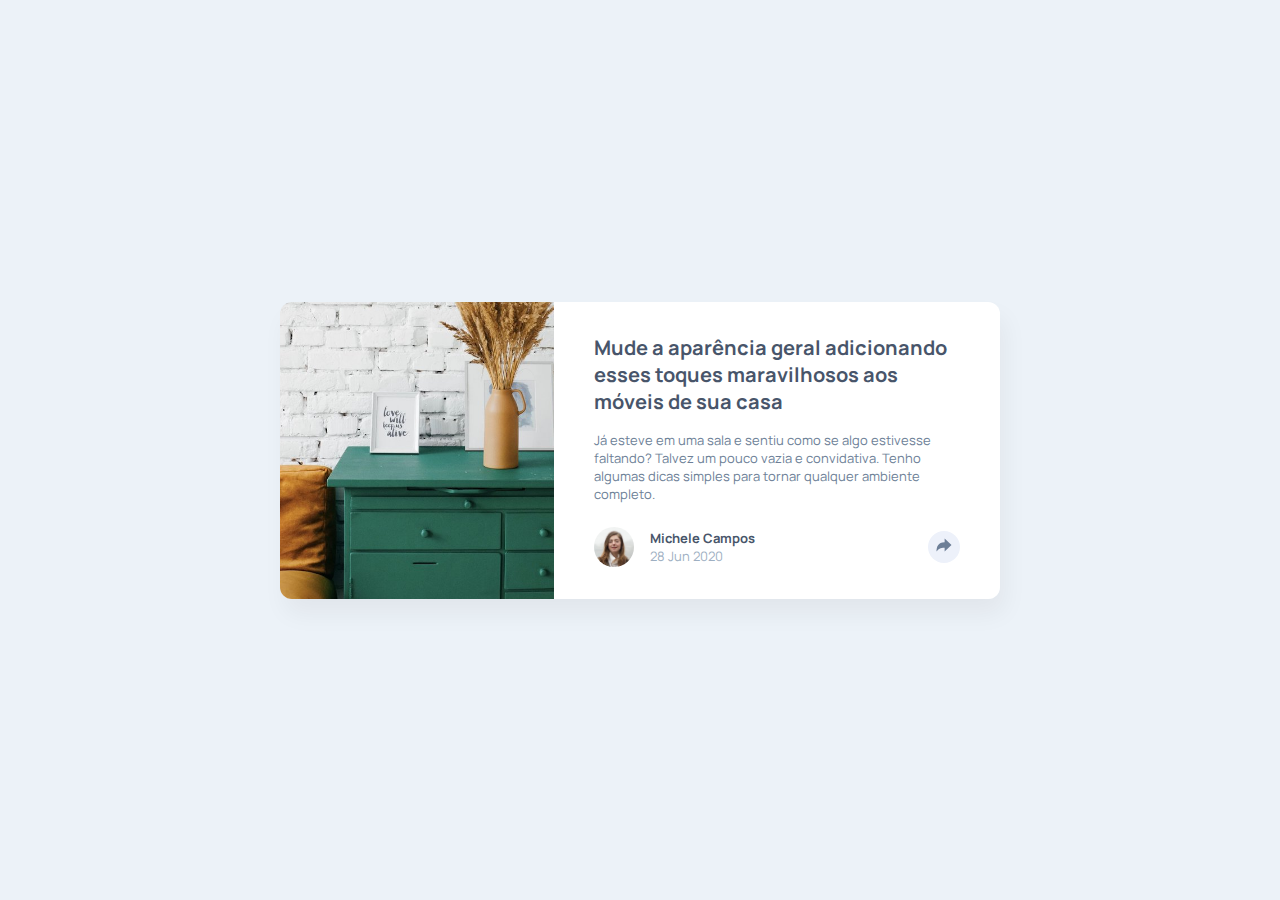
<file: 02-popup/index.html>
<!DOCTYPE html>
<html lang = "pt-br">

    <head>
        <meta charset = "UTF-8" />
        <meta name = "viewport" content = "width=device-width, initial-scale=1.0" />

        <title>Popup</title>

        <link href = "https://fonts.googleapis.com/css2?family=Manrope:wght@500;700&display=swap" rel = "stylesheet" />
        <link rel = "stylesheet" href = "style.css" />
    </head>

    <body>
        <div class = "content-wrapper">
            <article class = "card">
                <div class = "card__img">
                    <img src = "./assets/drawers.jpg" alt = "furniture" />
                </div>

                <div class = "card__text-wrapper">
                    <h1 class = "card__heading">Mude a aparência geral adicionando esses toques maravilhosos aos móveis de sua casa</h1>

                    <p class = "card__paragraph">Já esteve em uma sala e sentiu como se algo estivesse faltando? Talvez um pouco vazia e convidativa. Tenho algumas dicas simples para tornar qualquer ambiente completo.</p>

                    <div class = "card__footer-wrapper">
                        <img src = "./assets/avatar-michelle.jpg" alt = "author" class = "author__img" />

                        <div class = "author__info">
                            <div class = "author__name">Michele Campos</div>

                            <div class = "author__date">28 Jun 2020</div>
                        </div>

                        <button onclick = "mostrarPopup()" class = "card__btn">
                            <svg xmlns = 'http://www.w3.org/2000/svg' class = 'ionicon' viewBox = '0 0 512 512'>
                                <title>Seta</title>

                                <path d = 'M448 256L272 88v96C103.57 184 64 304.77 64 424c48.61-62.24 91.6-96 208-96v96z' fill = 'none' />
                            </svg>
                        </button>

                        <div class = "popup">
                            <div class = "popup__text">compartilhar</div>

                            <div class = "popup__icons">
                                <a href = "#">
                                    <svg xmlns = 'http://www.w3.org/2000/svg' class = 'ionicon' viewBox = '0 0 512 512'>
                                        <title>Logo Facebook</title>

                                        <path d = 'M480 257.35c0-123.7-100.3-224-224-224s-224 100.3-224 224c0 111.8 81.9 204.47 189 221.29V322.12h-56.89v-64.77H221V208c0-56.13 33.45-87.16 84.61-87.16 24.51 0 50.15 4.38 50.15 4.38v55.13H327.5c-27.81 0-36.51 17.26-36.51 35v42h62.12l-9.92 64.77H291v156.54c107.1-16.81 189-109.48 189-221.31z' fill-rule = 'evenodd' />
                                    </svg>
                                </a>

                                <a href = "#">
                                    <svg xmlns = "http://www.w3.org/2000/svg" width = "20" height = "17" viewBox = '0 0 20 17' class = 'twitter'>
                                        <title>Logo Twitter</title>

                                        <path d = "M20 2.172a8.192 8.192 0 01-2.357.646 4.11 4.11 0 001.804-2.27 8.22 8.22 0 01-2.605.996A4.096 4.096 0 0013.847.248c-2.65 0-4.596 2.472-3.998 5.037A11.648 11.648 0 011.392 1a4.109 4.109 0 001.27 5.478 4.086 4.086 0 01-1.858-.513c-.045 1.9 1.318 3.679 3.291 4.075a4.113 4.113 0 01-1.853.07 4.106 4.106 0 003.833 2.849A8.25 8.25 0 010 14.658a11.616 11.616 0 006.29 1.843c7.618 0 11.922-6.434 11.663-12.205A8.354 8.354 0 0020 2.172z" />
                                    </svg>
                                </a>

                                <a href = "#">
                                    <svg xmlns = 'http://www.w3.org/2000/svg' class = 'ionicon' viewBox = '0 0 512 512'>
                                        <title>Logo Pinterest</title>

                                        <path d = 'M256.05 32c-123.7 0-224 100.3-224 224 0 91.7 55.2 170.5 134.1 205.2-.6-15.6-.1-34.4 3.9-51.4 4.3-18.2 28.8-122.1 28.8-122.1s-7.2-14.3-7.2-35.4c0-33.2 19.2-58 43.2-58 20.4 0 30.2 15.3 30.2 33.6 0 20.5-13.1 51.1-19.8 79.5-5.6 23.8 11.9 43.1 35.4 43.1 42.4 0 71-54.5 71-119.1 0-49.1-33.1-85.8-93.2-85.8-67.9 0-110.3 50.7-110.3 107.3 0 19.5 5.8 33.3 14.8 43.9 4.1 4.9 4.7 6.9 3.2 12.5-1.1 4.1-3.5 14-4.6 18-1.5 5.7-6.1 7.7-11.2 5.6-31.3-12.8-45.9-47-45.9-85.6 0-63.6 53.7-139.9 160.1-139.9 85.5 0 141.8 61.9 141.8 128.3 0 87.9-48.9 153.5-120.9 153.5-24.2 0-46.9-13.1-54.7-27.9 0 0-13 51.6-15.8 61.6-4.7 17.3-14 34.5-22.5 48a225.13 225.13 0 0063.5 9.2c123.7 0 224-100.3 224-224S379.75 32 256.05 32z' />
                                    </svg>
                                </a>
                            </div>
                        </div>
                    </div>
                </div>
            </article>
        </div>
    </body>

    <script>
        function mostrarPopup() {
            const divPopup = document.querySelector(".popup");

            divPopup.classList.toggle("show");
        }
    </script>
</html>
</file>
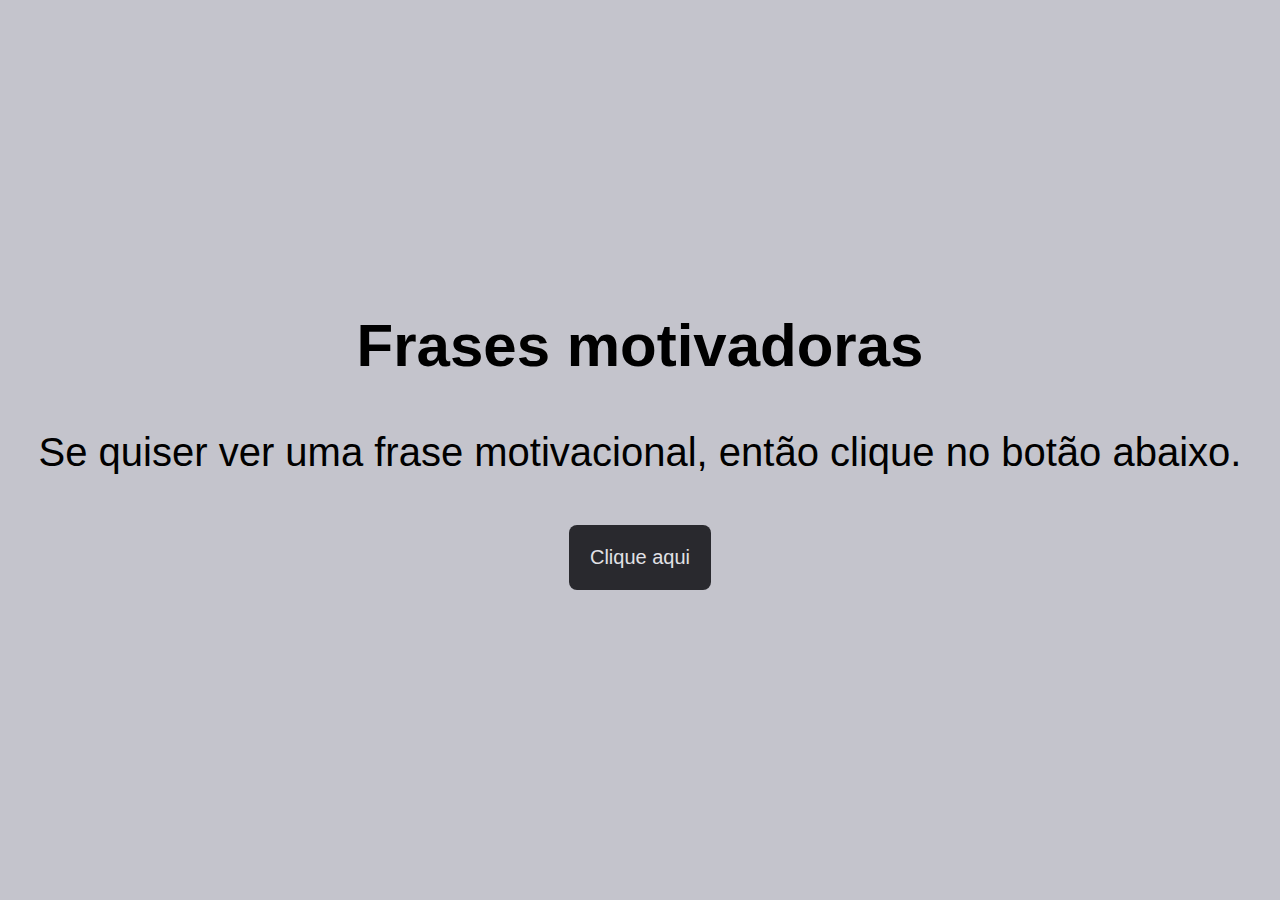
<file: 03-frases-motivadoras/index.html>
<!DOCTYPE html>
<html lang = "pt-br">
    <head>
        <meta charset = "UTF-8" />
        <meta name = "viewport" content = "width=device-width, initial-scale=1.0" />

        <link rel="stylesheet" href="./styles.css" />

        <title>Frases motivadoras</title>
    </head>

    <body>
        <h1>Frases motivadoras</h1>

        <p>Se quiser ver uma frase motivacional, então clique no botão abaixo.</p>

        <button onclick = "novaFrase()">Clique aqui</button>
    </body>

    <script>
        const frases = [
            "“Se você traçar metas absurdamente altas e falhar, seu fracasso será muito melhor que o sucesso de todos” – James Cameron, cineasta", "“O sucesso normalmente vem para quem está ocupado demais para procurar por ele” – Henry David Thoreau, filósofo", "“A vida é melhor para aqueles que fazem o possível para ter o melhor – John Wooden, jogador e treinador de basquete", "“Os empreendedores falham, em média, 3,8 vezes antes do sucesso final. O que separa os bem-sucedidos dos outros é a persistência” – Lisa M. Amos, executiva", "“Se você não está disposto a arriscar, esteja disposto a uma vida comum” – Jim Rohn, empreendedor", "“Escolha uma ideia. Faça dessa ideia a sua vida. Pense nela, sonhe com ela, viva pensando nela. Deixe cérebro, músculos, nervos, todas as partes do seu corpo serem preenchidas com essa ideia. Esse é o caminho para o sucesso” – Swami Vivekananda, pensador hindu", "“Para de perseguir o dinheiro e comece a perseguir o sucesso” – Tony Hsieh, empreendedor", "“Todos os seus sonhos podem se tornar realidade se você tem coragem para persegui-los” – Walt Disney, desenhista e empreendedor", "“Ter sucesso é falhar repetidamente, mas sem perder o entusiasmo” – Winston Churchill, político", "“Sempre que você vir uma pessoa de sucesso, você sempre verá as glórias, nunca os sacrifícios que os levaram até ali” – Vaibhav Shah, pensador", "“Sucesso? Eu não sei o que isso significa. Eu sou feliz. A definição de sucesso varia de pessoa para pessoa Para mim, sucesso é paz anterior” – Denzel Washington, ator", "“Oportunidades não surgem. É você que as cria” – Chris Grosser, fotógrafo", "“Não tente ser uma pessoa de sucesso. Em vez disso, seja uma pessoa de valor” – Albert Einstein, físico", "“Não é o mais forte que sobrevive, nem o mais inteligente. Quem sobrevive é o mais disposto à mudança” – Charles Darwin, biólogo", "“A melhor vingança é um sucesso estrondoso” – Frank Sinatra, cantor", "“Eu não falhei. Só descobri 10 mil caminhos que não eram o certo” – Thomas Edison, inventor", "“Um homem de sucesso é aquele que cria uma parede com os tijolos que jogaram nele” – David Brinkley, jornalista", "“Ninguém pode fazer você se sentir inferior sem o seu consentimento” – Eleanor Roosevelt, primeira-dama dos EUA", "“O grande segredo de uma boa vida é encontrar qual é o seu destino. E realizá-lo” – Henry Ford, empreendedor", "“Se você está atravessando um inferno, continue atravessando” – Churchill", "“O que nos parece uma provação amarga pode ser uma bênção disfarçada” – Oscar Wilde, escritor", "“A distância entre a insanidade e a genialidade é medida pelo sucesso” – Bruce Feirstein, roteirista", "“Não tenha medo de desistir do bom para perseguir o ótimo” – John D. Rockefeller, empreendedor", "“A felicidade é uma borboleta que, sempre que perseguida, parecerá inatingível; no entanto, se você for paciente, ela pode pousar no seu ombro” – Nathaniel Hawthorne, escritor", "“Se você não pode explicar algo de forma simples, então você não entendeu muito bem o que tem a dizer” – Einstein", "“Há dois tipos de pessoa que vão te dizer que você não pode fazer a diferença neste mundo: as que têm medo de tentar e as que têm medo de que você se dê bem” – Ray Goforth, executivo", "“Comece de onde você está. Use o que você tiver. Faça o que você puder” – Arthur Ashe, tenista", "“As pessoas me perguntam qual é o papel que mais gostei de interpretar. Eu sempre respondo: o próximo” – Kevin Kline, ator", "“Descobri que, quanto mais eu trabalho, mais sorte eu pareço ter” – Thomas Jefferson, político", "“O ponto de partida de qualquer conquista é o desejo” – Napoleon Hill, assessor político", "“O sucesso é a soma de pequenos esforços repetidos dia após dia” – Robert Collier, escritor", "“Todo progresso acontece fora da zona de conforto” – Michael John Bobak", "“Coragem é a resistência e o domínio do medo, não a ausência dele” – Mark Twain, escritor", "“Só evite fazer algo hoje se você quiser morrer e deixar assuntos inacabados” – Pablo Picasso, pintor", "“O único lugar em que o sucesso vem antes do trabalho é no dicionário” – Vidal Sassoon, cabeleireiro", "“Não sei qual é a chave para o sucesso, mas a chave para o fracasso é tentar agradar a todos” – Bill Cosby, comediante", "“Embora ninguém possa voltar atrás e começar tudo de novo, qualquer um pode ter um ótimo final” – Carl Bard", "“Descobri que, se você tem vontade de viver e curiosidade, dormir não é a coisa mais importante” – Martha Stewart, apresentadora", "“Daqui a vinte anos, você não terá arrependimento das coisas que fez, mas das que deixou de fazer. Por isso, veleje longe do seu porto seguro. Pegue os ventos. Explore. Sonhe. Descubra” – Twain", "“O primeiro passo rumo ao sucesso é dado quando você se recusa ao ser um refém do ambiente em que se encontra” – Mark Caine, jornalista", "“Eu devo meu sucesso a meu hábito de respeitosamente ouvir conselhos e fazer exatamente o contrário” – G. K. Chesterton, escritor", "“Muitas das falhas da vida ocorrem quando não percebemos o quão próximos estávamos do sucesso na hora em que desistimos” – Edison", "“Quanto maior o artista, maior a dúvida. Confiança grande demais é algo destinados aos menos talentosos como um prêmio de consolação” – Robert Hughes, crítico de arte", "“Uma fórmula para o sucesso? É bem simples, na verdade: dobre a probabilidade de fracasso da sua empresa. Você pensa que a falha é um inimigo do sucesso. Mas não é, de jeito nenhum. Você pode ser desencorajado com os erros ou aprender com eles, então siga em frente e continue falhando. Erre o máximo que puder. É aí que você vai conseguir o sucesso” – Thomas J. Watson, empreendedor", "“Tenha em mente que o seu desejo em atingir o sucesso é mais importante que qualquer coisa” – Abraham Lincoln, político", "“Fique contente em agir. Deixe a fala para os outros” – Baltasar Gracián, filósofo", "Para conquistar o sucesso, você precisa aceitar todos os desafios que vierem na sua frente. Você não pode apenas aceitar os que você preferir” – Mike Gafka, palestrante", "“O guerreiro de sucesso é um homem médio, mas com um foco apurado como um raio laser” – Bruce Lee, ator", "“A lógica pode levar de um ponto A a um ponto B. A imaginação pode levar a qualquer lugar” – Einstein",
            "“A persistência é o caminho do êxito” - Charles Chaplin",
            "“Pedras no caminho? Eu guardo todas. Um dia vou construir um castelo - Nemo Nox”",
            "“É parte da cura o desejo de ser curado - Sêneca”",
            "“O que me preocupa não é o grito dos maus. É o silêncio dos bons - Martin Luther King”",
            "“O insucesso é apenas uma oportunidade para recomeçar com mais inteligência - Henry Ford”",
        ];
        // "“”",
        function novaFrase() {
            const p = document.querySelector("p");
            const indice = Math.floor(Math.random() * frases.length);
            const botao = document.querySelector("button");

            p.textContent = frases[indice];
            botao.textContent = "Trocar frase";
        }
    </script>
</html>
</file>
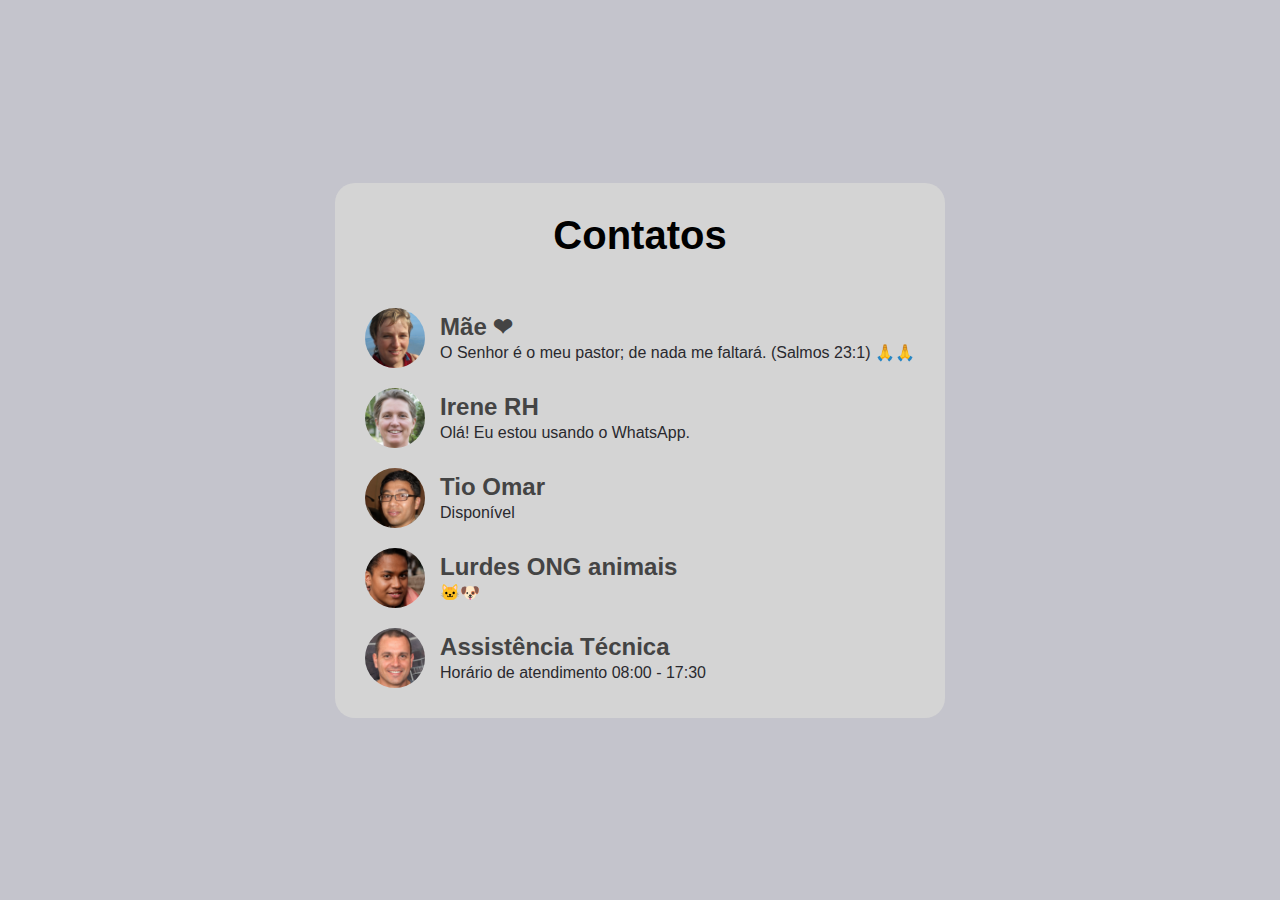
<file: 04-contatos-frequentes/index.html>
<!DOCTYPE html>
<html lang = "pt-br">
    <head>
        <meta charset = "UTF-8" />
        <meta name = "viewport" content = "width=device-width, initial-scale=1.0" />

        <title>Contatos</title>

        <link rel = "stylesheet" href = "style.css" />

        <style>
            
        </style>
    </head>

    <body>
        <div class="container">
            <h1>Contatos</h1>

            <ul class = "contatos">
                <li>
                    <img src = "" />

                    <div class = "informacao-contato">
                        <div class = "nome"></div>

                        <div class = "descricao"></div>
                    </div>
                </li>

                <li>
                    <img src = "" />

                    <div class = "informacao-contato">
                        <div class = "nome"></div>

                        <div class = "descricao"></div>
                    </div>
                </li>

                <li>
                    <img src = "" />

                    <div class = "informacao-contato">
                        <div class = "nome"></div>

                        <div class = "descricao"></div>
                    </div>
                </li>

                <li>
                    <img src = "" />

                    <div class = "informacao-contato">
                        <div class = "nome"></div>

                        <div class = "descricao"></div>
                    </div>
                </li>

                <li>
                    <img src = "" />

                    <div class = "informacao-contato">
                        <div class = "nome"></div>

                        <div class = "descricao"></div>
                    </div>
                </li>
            </ul>
        </div>
    </body>

    <script>
        const caminhoImagens = './assets';
        const contatos = [{
            mensagens: 1024,
            nome: 'Mãe ❤',
            descricao: 'O Senhor é o meu pastor; de nada me faltará. (Salmos 23:1) 🙏🙏',
            imagem: `${caminhoImagens}/alice.jpg`
        }, {
            mensagens: 645,
            nome: 'Tio Omar',
            descricao: 'Disponível',
            imagem: `${caminhoImagens}/omar.jpg`
        }, {
            mensagens: 877,
            nome: 'Irene RH',
            descricao: 'Olá! Eu estou usando o WhatsApp.',
            imagem: `${caminhoImagens}/irene.jpg`
        }, {
            mensagens: 30,
            nome: 'Otavio Carona',
            descricao: '',
            imagem: `${caminhoImagens}/otavio.jpg`
        }, {
            mensagens: 190,
            nome: 'Isaura',
            descricao: '🌞',
            imagem: `${caminhoImagens}/isaura.jpg`
        }, {
            mensagens: 249,
            nome: 'Assistência Técnica',
            descricao: 'Horário de atendimento 08:00 - 17:30',
            imagem: `${caminhoImagens}/tiago.jpg`
        }, {
            mensagens: 581,
            nome: 'Lurdes ONG animais',
            descricao: '🐱🐶',
            imagem: `${caminhoImagens}/lurdes.jpg`
        }];
        const novoContatos = contatos
                                .sort(compararQuantidadeMensagens)
                                .reverse()
                                .slice(0, 5);
        const imgContato = document.querySelectorAll("img");
        const nomeContato = document.querySelectorAll(".nome");
        const descricaoContato = document.querySelectorAll(".descricao");

        function compararQuantidadeMensagens(a, b) {
            if (a.mensagens > b.mensagens) {
                return 1;
            } else if (a.mensagens < b.mensagens) {
                return -1;
            } else {
                return 0;
            }
        };
        
        for (let i = 0; i < novoContatos.length; i++) {
            imgContato[i].src = novoContatos[i].imagem;
            nomeContato[i].textContent = novoContatos[i].nome;
            descricaoContato[i].textContent = novoContatos[i].descricao;
        }
    </script>
</html>
</file>
<file: 02-popup/style.css>
:root {
    --color-very-dark-greyish-blue: hsl(217, 19%, 35%);
    --color-desaturated-dark-blue: hsl(214, 17%, 51%);
    --color-greyish-blue: hsl(212, 23%, 69%);
    --color-light-greyish-blue: hsl(210, 46%, 95%);
}

html {
    box-sizing: border-box;
    font-size: 50%;
}

*,
*::before,
*::after {
    box-sizing: inherit;
    margin: 0;
    padding: 0;
}

body {
    display: flex;
    align-items: center;
    justify-content: center;
    min-height: 100vh;
    width: 100vw;
    background-color: var(--color-light-greyish-blue);
    font-family: 'Manrope', sans-serif;
    font-size: 1.625rem;
}

.content-wrapper {
    padding: 3rem;
}

.card {
    position: relative;
    display: flex;
    flex-direction: column;
    max-width: 40.875rem;
    border-radius: 1.5rem;
    box-shadow: 5px 15px 25px rgba(36, 25, 25, 0.05);
}

@media only screen and (min-width: 1000px) {
    .card {
        flex-direction: row;
        max-width: 90rem;
    }
}

.card__img {
    height: 26rem;
    border-top-left-radius: 1.5rem;
    border-top-right-radius: 1.5rem;
    overflow: hidden;
}

@media only screen and (min-width: 1000px) {
    .card__img {
        height: auto;
        flex-basis: 110%;
        border-bottom-left-radius: 1.5rem;
        border-top-right-radius: 0;
    }
}

.card__img img {
    object-fit: cover;
    object-position: 0 0;
    height: 100%;
    width: 100%;
}

.card__text-wrapper {
    padding: 4rem;
    padding-bottom: 1.5rem;
    background-color: white;
    border-bottom-left-radius: 1.5rem;
    border-bottom-right-radius: 1.5rem;
}

@media only screen and (min-width: 1000px) {
    .card__text-wrapper {
        padding: 4rem 5rem;
        border-top-right-radius: 1.5rem;
        border-bottom-left-radius: 0;
    }
}

.card__heading {
    margin-bottom: 2rem;
    color: var(--color-very-dark-greyish-blue);
    font-size: 2rem;
}

@media only screen and (min-width: 1000px) {
    .card__heading {
        font-size: 2.5rem;
    }
}

.card__paragraph {
    margin-bottom: 3rem;
    color: var(--color-desaturated-dark-blue);
}

.card__footer-wrapper {
    display: flex;
    align-items: center;
}

.card .author__img {
    width: 5rem;
    margin-right: 2rem;
    border-radius: 50%;
}

.card .author__info {
    margin-right: auto;
}

.card .author__name {
    color: var(--color-very-dark-greyish-blue);
    font-weight: 700;
}

.card .author__date {
    color: var(--color-greyish-blue);
}

.card__btn {
    position: relative;
    height: 4rem;
    width: 4rem;
    border: none;
    border-radius: 50%;
    background-color: #edf1fa;
    outline: none;
    cursor: pointer;
    z-index: 5;
}

.card__btn:hover {
    background-color: #c4c8cf;
}

.card__btn svg {
    height: auto;
    width: 2.5rem;
}

.card__btn svg * {
    fill: var(--color-desaturated-dark-blue);
}

.popup {
    position: absolute;
    left: 0;
    bottom: 0;
    width: 100%;
    display: none;
    align-items: center;
    padding: 2.125rem 4rem;
    border-bottom-left-radius: 1.5rem;
    border-bottom-right-radius: 1.5rem;
    background-color: var(--color-very-dark-greyish-blue);
    z-index: 3;
}

@media only screen and (min-width: 1000px) {
    .popup {
        left: 73%;
        bottom: 11rem;
        width: auto;
        padding: 1.75rem 3.5rem;
        border-radius: 1rem;
    }
    .popup::after {
        content: '';
        position: absolute;
        bottom: -2rem;
        left: 50%;
        transform: translate(-50%);
        width: 0;
        height: 0;
        border-left: 20px solid transparent;
        border-right: 20px solid transparent;
        border-top: 20px solid var(--color-very-dark-greyish-blue);
    }
}

.popup__text {
    margin-right: 2rem;
    color: white;
    font-size: 1.5rem;
    letter-spacing: .2rem;
    text-transform: uppercase;
}

.popup__icons {
    display: flex;
    align-items: center;
}

.popup__icons a:not(:last-child) {
    margin-right: 1.5rem;
}

.popup__icons a svg {
    height: 3rem;
    width: auto;
}

.popup__icons a svg * {
    fill: white;
}

.popup__icons a svg:hover * {
    fill: #c7ccd1;
}

.popup__icons a .twitter {
    height: 2.375rem;
}

.popup.show {
    display: flex;
}
</file>
<file: 03-frases-motivadoras/styles.css>
:root {
    --gray-100: #E1E1E6;
    --gray-300: #C4C4CC;
    --gray-700: #29292E;
}

html {
    -webkit-box-sizing: border-box;
    box-sizing: border-box;
    font-size: 62.5%;
}

*,
*::before,
*::after {
    -webkit-box-sizing: inherit;
    box-sizing: inherit;
    margin: 0;
    padding: 0;
}

body {
    min-height: 100vh;
    display: -webkit-box;
    display: -ms-flexbox;
    display: flex;
    -webkit-box-orient: vertical;
    -webkit-box-direction: normal;
    -ms-flex-direction: column;
    flex-direction: column;
    -webkit-box-pack: center;
    -ms-flex-pack: center;
    justify-content: center;
    -webkit-box-align: center;
    -ms-flex-align: center;
    align-items: center;
    gap: 5rem;
    font-family: 'Segoe UI', 'Roboto', 'Oxygen', 'Ubuntu', 'Cantarell', 
        'Fira Sans', 'Droid Sans', 'Helvetica Neue', sans-serif;
    -webkit-font-smoothing: antialiased;
    -moz-osx-font-smoothing: grayscale;
    background-color: var(--gray-300);
}

h1 {
    font-size: 6rem;
}

p {
    max-width: 150rem;
    white-space: break-spaces;
    font-size: 4rem;
    text-align: justify;
}

button {
    all: unset;
    padding: 2rem;
    font-size: 2rem;
    font-weight: 500;
    color: var(--gray-100);
    background-color: var(--gray-700);
    border: 1px solid transparent;
    border-radius: 8px;
    cursor: pointer;
    transition: all 0.2s;
}

button:hover {
    color: var(--gray-700);
    background-color: var(--gray-100);
    border: 1px solid var(--gray-700);
}
</file>
<file: 04-contatos-frequentes/style.css>
:root {
    --gray-100: #E1E1E6;
    --gray-200: #d4d4d4;
    --gray-300: #C4C4CC;
    --gray-500: #444;
    --gray-700: #29292E;
}

* {
    margin: 0;
    padding: 0;
    box-sizing: border-box;
}

html {
    font-size: 62.5%;
    scroll-behavior: smooth;
}

body {
    min-height: 100vh;
    display: -webkit-box;
    display: -ms-flexbox;
    display: flex;
    -webkit-box-pack: center;
    -ms-flex-pack: center;
    justify-content: center;
    -webkit-box-align: center;
    -ms-flex-align: center;
    align-items: center;
    font-family: 'Segoe UI', 'Roboto', 'Oxygen', 'Ubuntu', 'Cantarell', 
        'Fira Sans', 'Droid Sans', 'Helvetica Neue', sans-serif;
    -webkit-font-smoothing: antialiased;
    -moz-osx-font-smoothing: grayscale;
    background-color: var(--gray-300);
}

.container {
    padding: 3rem;
    display: -webkit-box;
    display: -ms-flexbox;
    display: flex;
    -webkit-box-orient: vertical;
    -webkit-box-direction: normal;
    -ms-flex-direction: column;
    flex-direction: column;
    -webkit-box-pack: center;
    -ms-flex-pack: center;
    justify-content: center;
    -webkit-box-align: center;
    -ms-flex-align: center;
    align-items: center;
    gap: 5rem;
    background-color: var(--gray-200);
    border-radius: 20px;
}

h1 {
    font-size: 4rem;
}

li {
    display: flex;
    flex-direction: row;
    align-items: center;
}

li + li {
    margin-top: 2rem;
}

img {
    margin-right: 1.5rem;
    width: 6rem;
    height: auto;
    border-radius: 50%;
}

.nome {
    margin-bottom: 0.25rem;
    font-size: 2.4rem;
    font-weight: 600;
    color: var(--gray-500);
}

.descricao {
    font-size: 1.6rem;
    color: var(--gray-700);
}
</file>
